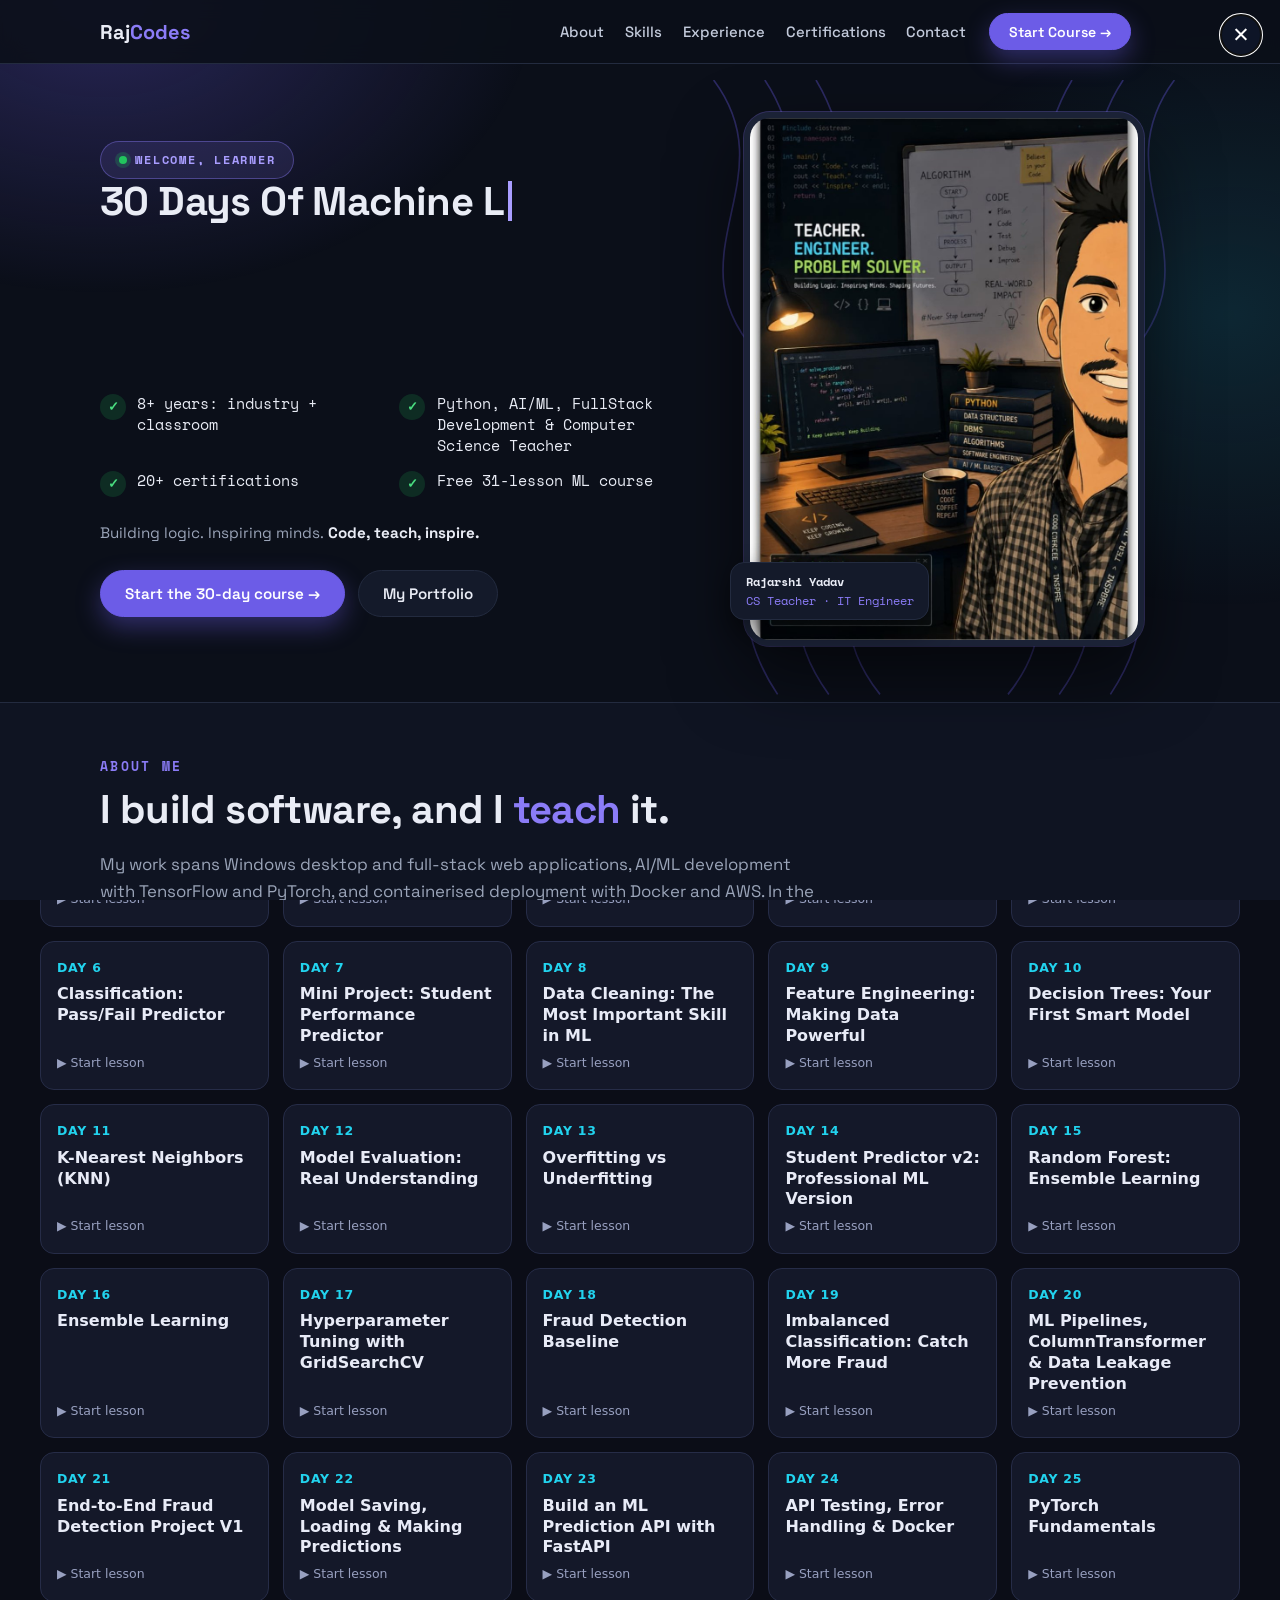
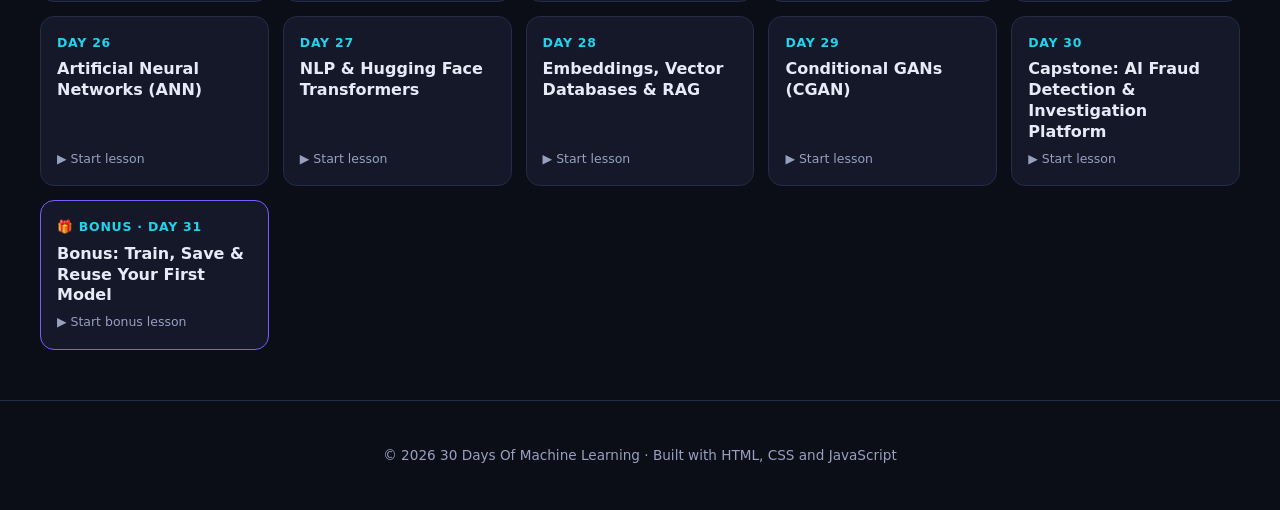
<file: index.html>
<!DOCTYPE html>
<html lang="en">
<head>
  <meta charset="UTF-8">
  <meta name="viewport" content="width=device-width, initial-scale=1, viewport-fit=cover">
  <title>30 Days Of Machine Learning</title>
  <meta name="description" content="A hands-on 30 day roadmap to learn Machine Learning with Python, NumPy, Pandas and scikit-learn.">
  <link rel="icon" href="favicon.ico" sizes="any">
  <link rel="icon" type="image/png" sizes="32x32" href="images/favicon-32.png">
  <link rel="icon" type="image/png" sizes="16x16" href="images/favicon-16.png">
  <link rel="apple-touch-icon" href="images/apple-touch-icon.png">
  <meta name="theme-color" content="#071635">
  <meta property="og:image" content="images/logo.png">
  <link rel="stylesheet" href="css/style.css">
  <style>
    #devIntro{position:fixed;inset:0;z-index:10000;display:none;background:rgba(5,8,15,.82);backdrop-filter:blur(6px);-webkit-backdrop-filter:blur(6px)}
    #devIntro.open{display:block}
    #devIntro iframe{position:absolute;inset:0;width:100%;height:100%;border:0;background:#0b0f19}
    #devClose{position:absolute;top:14px;right:18px;z-index:2;width:42px;height:42px;border-radius:50%;border:1px solid rgba(148,163,184,.35);background:rgba(15,23,42,.9);color:#fff;font-size:1.3rem;cursor:pointer}
    #devClose:hover{border-color:#22d3ee}
    body.dev-open{overflow:hidden}
    .brand{display:flex;align-items:center}
    .brand-logo{height:48px;width:auto;display:block;object-fit:contain}
    @media(max-width:600px){.brand-logo{height:40px}}
    .reset-btn{display:block;margin:.9rem auto 0;padding:.45rem 1rem;font-size:.82rem;cursor:pointer}
  </style>
</head>
<body>
  <header class="topbar">
    <a class="brand" href="#/" aria-label="30 Days Of ML - Home"><img class="brand-logo" src="images/logo.jpg" alt="30 Days Of ML" width="592" height="365"></a>
    <div class="topbar-right">
      <span class="pill" id="topProgress">0 / 30 days</span>
      <button class="icon-btn" id="devBtn" aria-label="About the developer" title="About the developer">👤</button>
      <button class="icon-btn" id="themeBtn" aria-label="Toggle theme">🌓</button>
    </div>
  </header>

  <main>
    <!-- HOME -->
    <section id="home">
      <div class="hero">
        <p class="eyebrow">Hands-on · Beginner friendly · Python</p>
        <h1>30 Days Of <span class="grad">Machine Learning</span></h1>
        <p class="lead">Learn ML by doing. One focused lesson a day: setup, data, models, evaluation and real projects. Think like an ML engineer, not just a coder.</p>
        <div class="hero-actions">
          <a class="btn primary" href="#/day/1">Start Day 1 →</a>
          <a class="btn" href="#roadmap">View Roadmap</a>
        </div>
        <div class="progress-wrap" aria-label="Overall progress">
          <div class="progress"><i id="heroBar"></i></div>
          <small id="heroText">0% complete</small>
          <button type="button" class="btn reset-btn" id="resetBtn" title="Clear all checklist progress on this device">↻ Reset progress</button>
        </div>
      </div>

      <div class="stats">
        <div><b>30</b><span>Days</span></div>
        <div><b>Python</b><span>Only tool needed</span></div>
        <div><b>Daily</b><span>Checklist + Quiz</span></div>
        <div><b>Free</b><span>Self paced</span></div>
      </div>

      <h2 id="roadmap" class="section-title">Roadmap</h2>
      <div class="grid" id="roadmapGrid"></div>
    </section>

    <!-- LESSON -->
    <section id="lesson" hidden></section>
  </main>

  <footer class="footer">
    <p>© <span id="year"></span> 30 Days Of Machine Learning · Built with HTML, CSS and JavaScript</p>
  </footer>

  <div id="devIntro" role="dialog" aria-modal="true" aria-label="About the developer">
    <button id="devClose" type="button" aria-label="Close and continue to the course">✕</button>
    <iframe id="devFrame" title="Developer portfolio"></iframe>
  </div>

  <script src="js/course-data.js"></script>
  <script src="js/script.js"></script>
  <script>
    /* Developer portfolio popup: shows on every page load/refresh before the course; reopen with the 👤 button */
    (function () {
      var box = document.getElementById("devIntro"), frame = document.getElementById("devFrame");
      function open() {
        if (!frame.getAttribute("src")) frame.setAttribute("src", "profile.html");
        box.classList.add("open"); document.body.classList.add("dev-open");
        document.getElementById("devClose").focus();
      }
      function close() {
        box.classList.remove("open"); document.body.classList.remove("dev-open");
      }
      document.getElementById("devClose").addEventListener("click", close);
      document.getElementById("devBtn").addEventListener("click", open);
      document.addEventListener("keydown", function (e) { if (e.key === "Escape" && box.classList.contains("open")) close(); });
      window.addEventListener("message", function (e) {
        if (e.data && e.data.type === "enter-course" && e.source === frame.contentWindow) close();
      });
      open();
    })();
  </script>
</body>
</html>
</file>
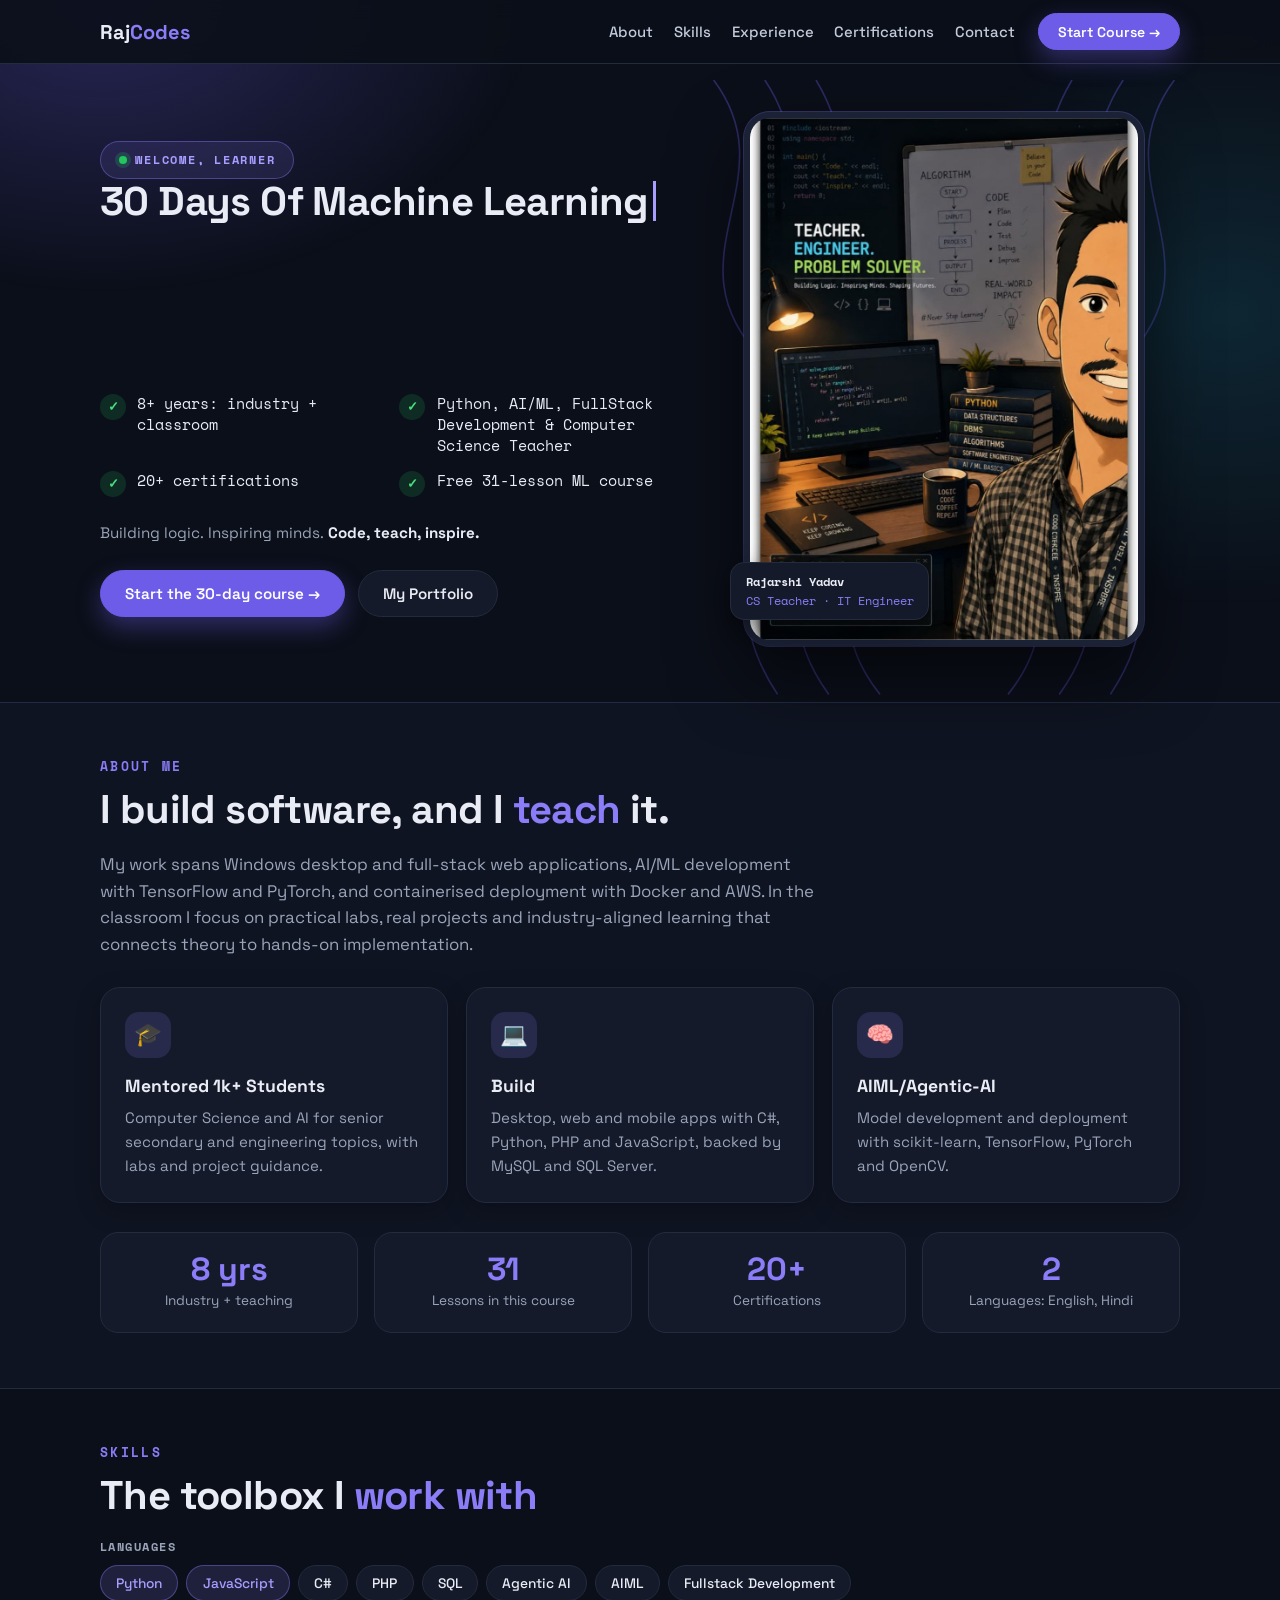
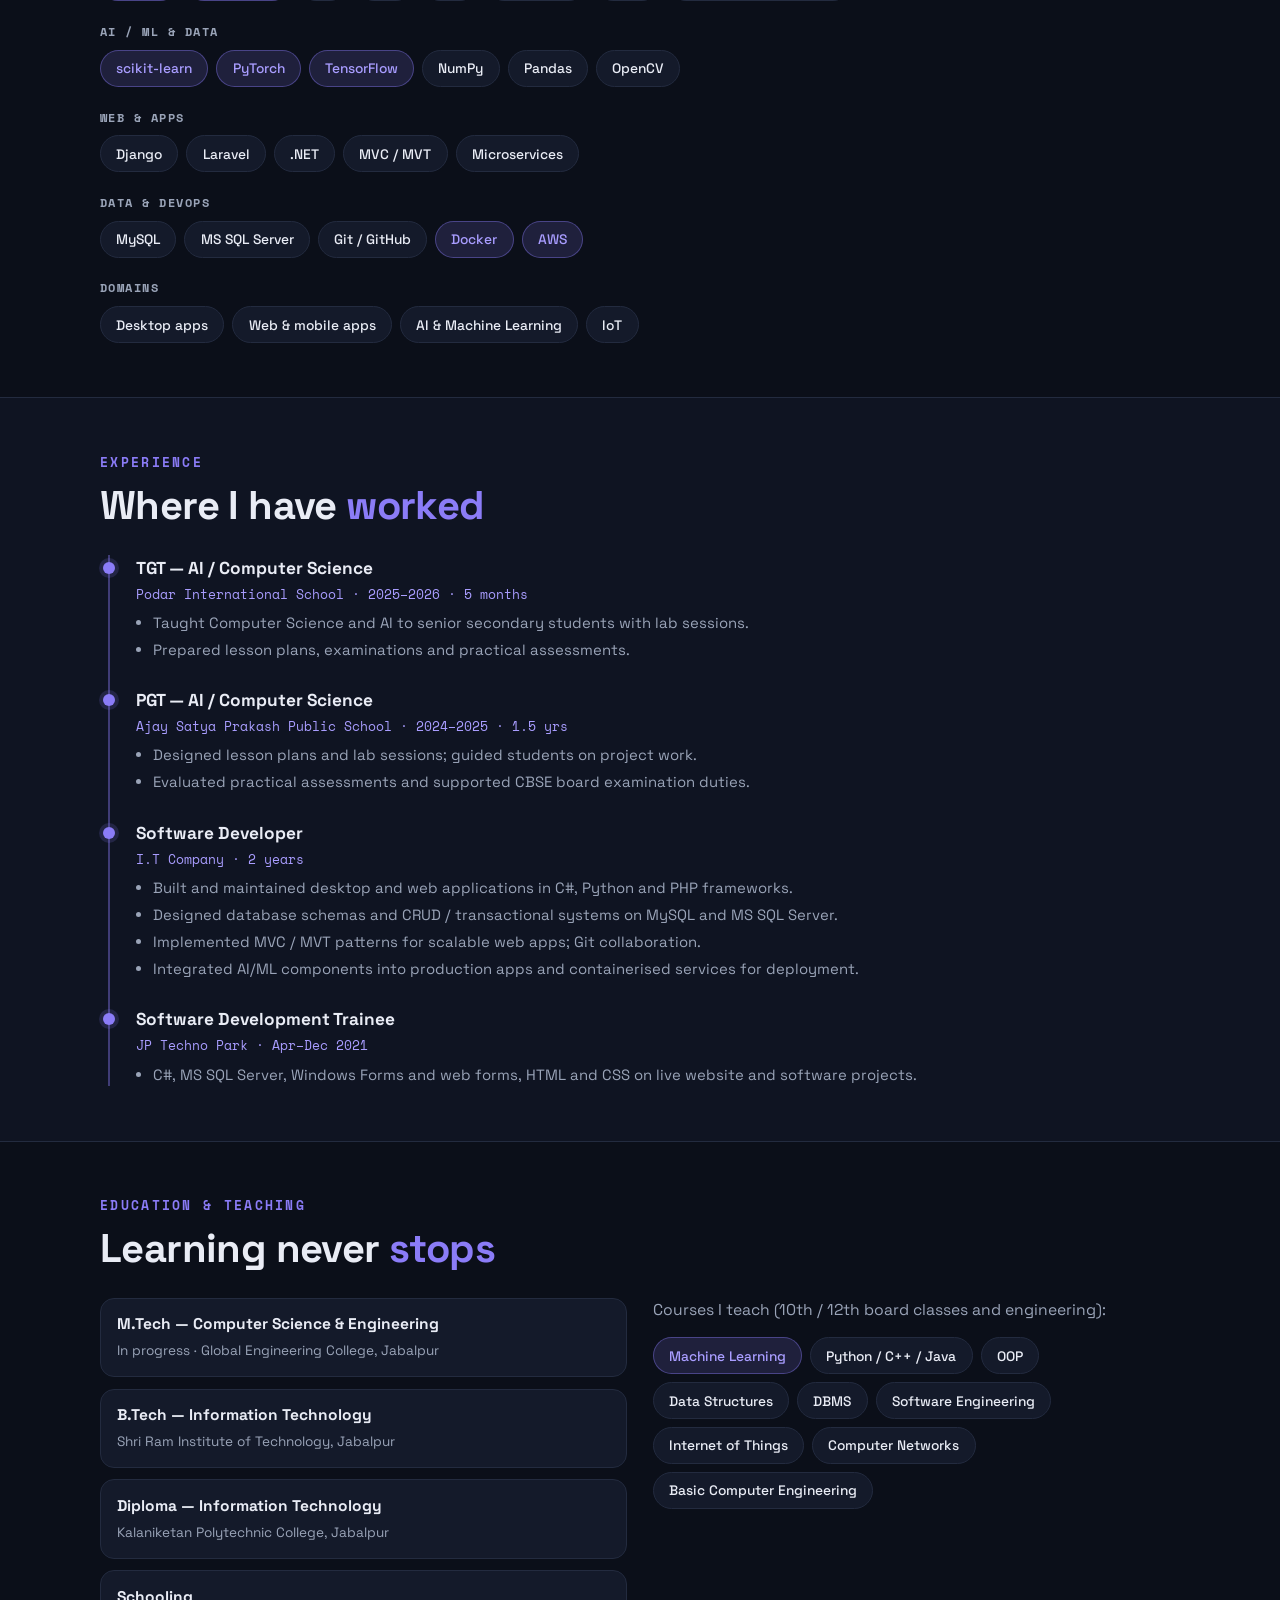
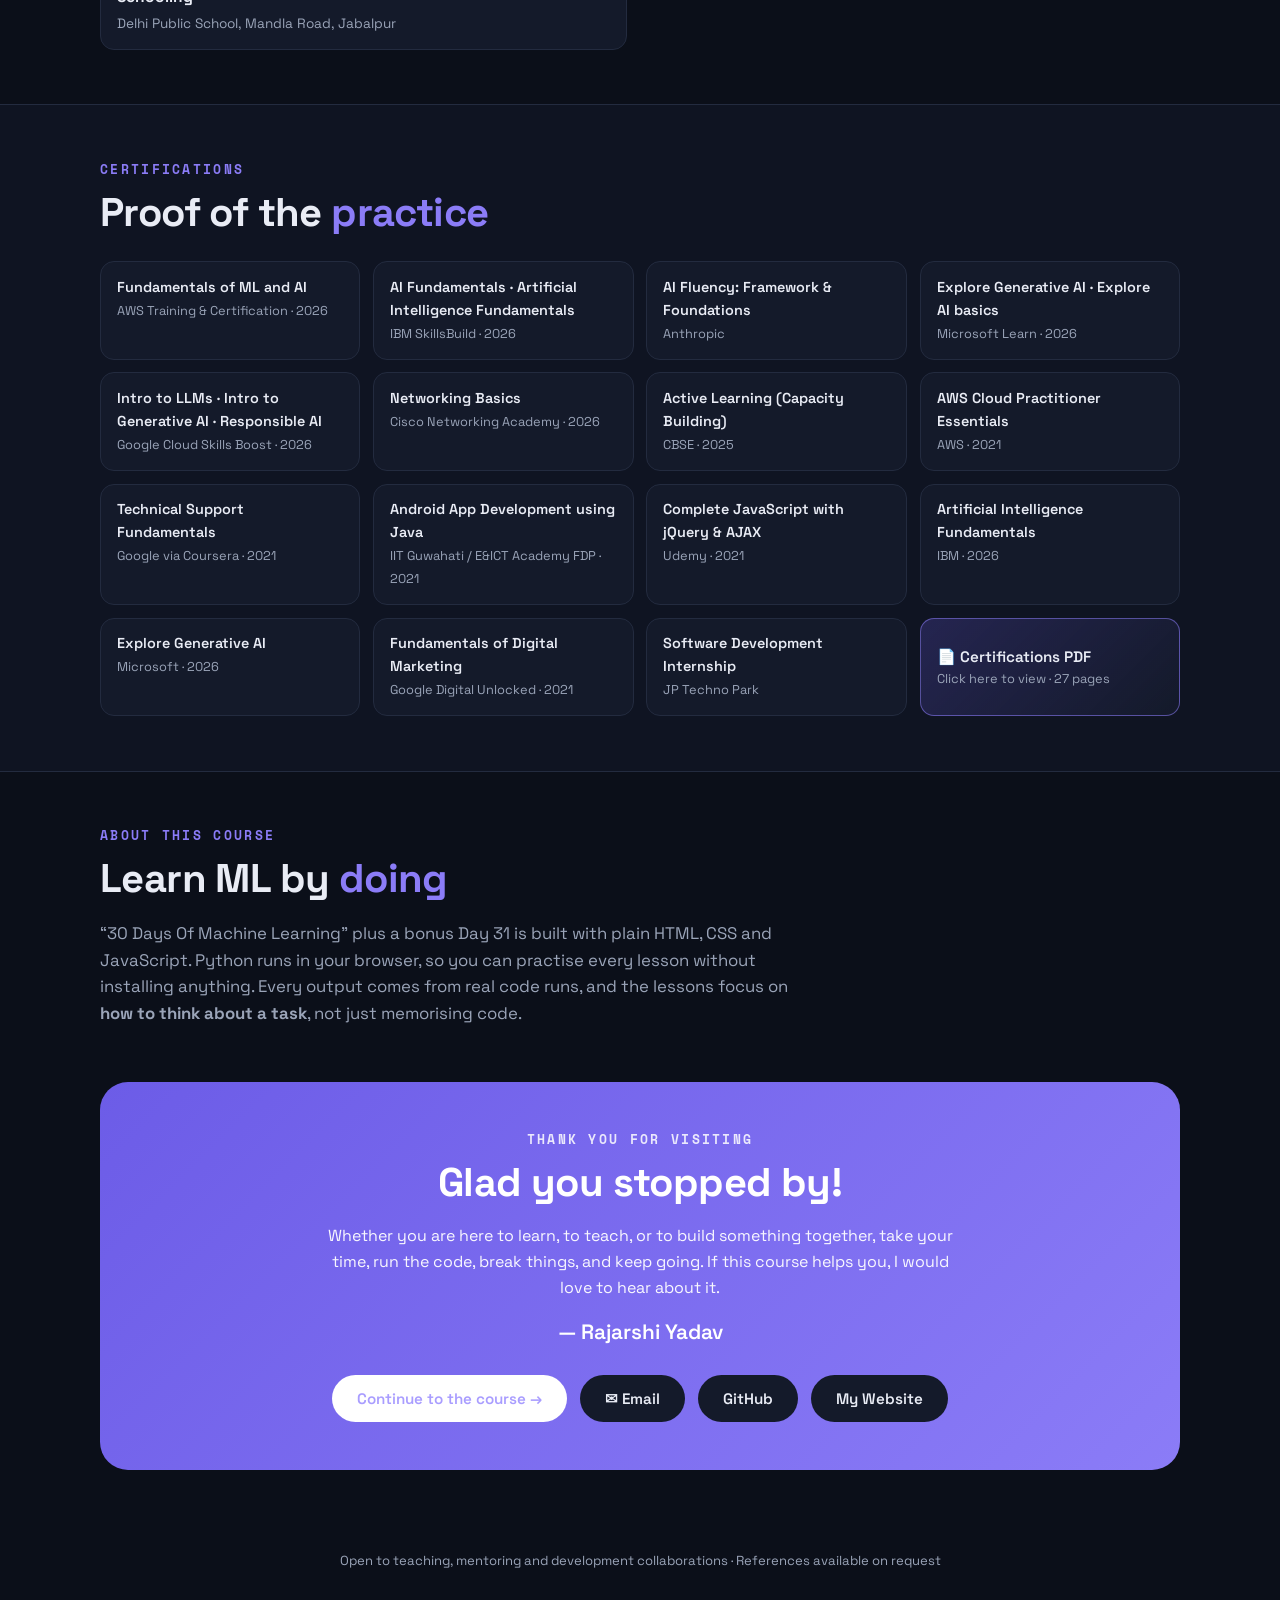
<file: profile.html>
<!DOCTYPE html>
<html lang="en">
<head>
<meta charset="UTF-8" />
<meta name="viewport" content="width=device-width, initial-scale=1.0, viewport-fit=cover" />
<meta name="color-scheme" content="dark" />
<base target="_top" />
<title>Rajarshi Yadav — Developer Portfolio</title>
<link rel="icon" href="favicon.ico" sizes="any" />
<link rel="icon" type="image/png" sizes="32x32" href="images/favicon-32.png" />
<link rel="apple-touch-icon" href="images/apple-touch-icon.png" />
<link rel="preconnect" href="https://fonts.googleapis.com" />
<link rel="preconnect" href="https://fonts.gstatic.com" crossorigin />
<link href="https://fonts.googleapis.com/css2?family=Space+Grotesk:wght@400;500;600;700&family=Space+Mono:wght@400;700&display=swap" rel="stylesheet" />
<style>
:root{color-scheme:dark;--bg:#0b0f19;--card:#141a2a;--ink:#e9ecf5;--mut:#9aa4b8;--pur:#8b7cf7;--pur2:#a99dff;--btn:#6c5ce7;--soft:rgba(139,124,247,.16);--cream:#0f1422;--line:#232b3f;--ok:#4ade80;--okbg:rgba(34,197,94,.16)}
*{box-sizing:border-box;margin:0;padding:0}
html{scroll-behavior:smooth}
body{font-family:'Space Grotesk',system-ui,-apple-system,'Segoe UI',sans-serif;color:var(--ink);background:var(--bg);line-height:1.6;overflow-x:hidden}
body::before{content:"";position:fixed;inset:0;z-index:-1;pointer-events:none;background:radial-gradient(620px 420px at 8% 0%,rgba(108,92,231,.30),transparent 70%),radial-gradient(520px 420px at 96% 35%,rgba(34,211,238,.12),transparent 70%)}
.mono{font-family:'Space Mono',ui-monospace,Consolas,monospace}
a{color:inherit}
/* nav */
.nav{position:sticky;top:0;z-index:20;background:rgba(11,15,25,.88);backdrop-filter:blur(10px);-webkit-backdrop-filter:blur(10px);border-bottom:1px solid var(--line)}
.nav-in{max-width:1120px;margin:0 auto;padding:.8rem 1.25rem;display:flex;align-items:center;gap:1.4rem}
.logo{font-weight:700;font-size:1.25rem;text-decoration:none;white-space:nowrap}
.logo b{color:var(--pur)}
.links{display:flex;gap:1.3rem;margin-left:auto;font-size:.93rem;font-weight:500}
.links a{text-decoration:none;color:#c3cadb}
.links a:hover{color:var(--pur)}
.embedded .nav-in{padding-right:4.3rem}
.btn{display:inline-flex;align-items:center;justify-content:center;gap:.55rem;padding:.8rem 1.5rem;border-radius:999px;font:600 .95rem 'Space Grotesk',sans-serif;text-decoration:none;cursor:pointer;border:1px solid var(--line);background:var(--card);color:var(--ink);transition:transform .2s,box-shadow .2s,border-color .2s}
.btn:hover{transform:translateY(-2px);border-color:var(--pur)}
.btn.pri{background:var(--btn);border-color:var(--btn);color:#fff;box-shadow:0 10px 24px rgba(108,92,231,.38)}
.btn.pri:hover{background:#7d6df0}
.btn.sm{padding:.55rem 1.2rem;font-size:.88rem}
/* hero */
.hero{max-width:1120px;margin:0 auto;padding:3rem 1.25rem 3.5rem;display:grid;grid-template-columns:1.1fr .9fr;gap:2rem;align-items:center}
.pill{display:inline-flex;align-items:center;gap:.55rem;padding:.55rem 1.1rem;border-radius:999px;border:1px solid rgba(139,124,247,.4);background:rgba(139,124,247,.12);font:700 .78rem 'Space Mono',monospace;letter-spacing:.14em;text-transform:uppercase;color:var(--pur2)}
.dot{width:8px;height:8px;border-radius:50%;background:#22c55e;box-shadow:0 0 0 4px rgba(34,197,94,.2)}
h1{font-size:clamp(2.4rem,6vw,4.1rem);line-height:1.08;font-weight:700;margin:1.3rem 0 .5rem;letter-spacing:-.02em}
h1 em{font-style:normal;background:var(--btn);color:#fff;padding:0 .3em;border-radius:.2em;white-space:nowrap}
.sub{font-size:clamp(1.3rem,3vw,2rem);font-weight:600;color:#cbd3e6;line-height:1.25;margin-bottom:1.6rem}
.checks{display:grid;grid-template-columns:1fr 1fr;gap:.9rem 1.4rem;margin-bottom:1.5rem}
.checks div{display:flex;gap:.7rem;align-items:flex-start;font:400 .92rem/1.4 'Space Mono',monospace}
.tick{flex:none;width:26px;height:26px;border-radius:50%;background:var(--okbg);color:var(--ok);display:grid;place-items:center;font-size:.8rem;font-weight:700}
.trust{color:var(--mut);font-size:.95rem;margin-bottom:1.6rem}
.trust b{color:var(--ink)}
.cta{display:flex;flex-wrap:wrap;gap:.8rem}
.photo{position:relative;justify-self:center;width:100%;max-width:400px}
.waves{position:absolute;inset:-6% -14% -6% -14%;z-index:0;pointer-events:none}
.frame{position:relative;z-index:1;border-radius:26px;overflow:hidden;box-shadow:0 30px 70px rgba(0,0,0,.55),0 0 0 1px rgba(139,124,247,.35);border:6px solid #1b2236;background:#0f1520;aspect-ratio:3/4}
.frame img{width:100%;height:100%;object-fit:cover;display:block}
.tag{position:absolute;z-index:2;left:-14px;bottom:26px;background:var(--card);border:1px solid var(--line);border-radius:14px;padding:.55rem .9rem;box-shadow:0 12px 28px rgba(0,0,0,.45);font:700 .78rem 'Space Mono',monospace}
.tag span{display:block;color:var(--pur);font-weight:400}
/* sections */
.band{background:var(--cream);border-top:1px solid var(--line);border-bottom:1px solid var(--line)}
.sec{max-width:1120px;margin:0 auto;padding:3.4rem 1.25rem}
.eyebrow{font:700 .8rem 'Space Mono',monospace;letter-spacing:.18em;text-transform:uppercase;color:var(--pur);margin-bottom:.7rem}
h2{font-size:clamp(1.7rem,4vw,2.5rem);line-height:1.15;letter-spacing:-.015em;margin-bottom:1.1rem}
h2 em{font-style:normal;color:var(--pur)}
.lead{color:var(--mut);max-width:720px;font-size:1.05rem}
.cards{display:grid;grid-template-columns:repeat(auto-fit,minmax(250px,1fr));gap:1.1rem;margin-top:1.8rem}
.card{background:var(--card);border:1px solid var(--line);border-radius:20px;padding:1.5rem;box-shadow:0 8px 24px rgba(0,0,0,.25)}
.card .ic{width:46px;height:46px;border-radius:14px;background:var(--soft);display:grid;place-items:center;font-size:1.4rem;margin-bottom:.9rem}
.card h3{font-size:1.1rem;margin-bottom:.35rem}
.card p{color:var(--mut);font-size:.94rem}
.stats{display:grid;grid-template-columns:repeat(auto-fit,minmax(170px,1fr));gap:1rem;margin-top:1.8rem}
.stat{background:var(--card);border:1px solid var(--line);border-radius:18px;padding:1.2rem;text-align:center}
.stat b{display:block;font-size:2rem;color:var(--pur);line-height:1.1}
.stat span{color:var(--mut);font-size:.85rem}
.sg+.sg{margin-top:1.3rem}
.sg h3{font:700 .78rem 'Space Mono',monospace;letter-spacing:.12em;text-transform:uppercase;color:var(--mut);margin-bottom:.55rem}
.chips{display:flex;flex-wrap:wrap;gap:.5rem}
.chip{padding:.4rem .95rem;border-radius:999px;font-size:.86rem;font-weight:500;background:var(--card);border:1px solid var(--line)}
.chip.p{background:var(--soft);border-color:rgba(139,124,247,.4);color:var(--pur2)}
.tl{border-left:2px solid rgba(139,124,247,.4);margin-left:.5rem;padding-left:1.6rem;margin-top:1.6rem}
.it{position:relative;padding-bottom:1.6rem}
.it:last-child{padding-bottom:0}
.it::before{content:"";position:absolute;left:calc(-1.6rem - 7px);top:.45rem;width:12px;height:12px;border-radius:50%;background:var(--pur);box-shadow:0 0 0 4px var(--soft)}
.it h3{font-size:1.08rem}
.it .m{font:400 .8rem 'Space Mono',monospace;color:var(--pur2);margin:.15rem 0 .45rem}
.it ul{padding-left:1.1rem;color:var(--mut);font-size:.93rem}
.it li+li{margin-top:.2rem}
.two{display:grid;grid-template-columns:repeat(auto-fit,minmax(300px,1fr));gap:1.6rem;margin-top:1.6rem}
.edu div{background:var(--card);border:1px solid var(--line);border-radius:14px;padding:.85rem 1rem}
.edu div+div{margin-top:.7rem}
.edu b{display:block;font-size:.97rem}.edu span{color:var(--mut);font-size:.85rem}
.certs{display:grid;grid-template-columns:repeat(auto-fit,minmax(240px,1fr));gap:.8rem;margin-top:1.6rem}
.cert{background:var(--card);border:1px solid var(--line);border-radius:14px;padding:.85rem 1rem;font-size:.9rem}
.cert b{display:block;font-weight:600}.cert span{color:var(--mut);font-size:.8rem}
.thx{text-align:center;background:linear-gradient(135deg,#6c5ce7,#8b7cf7);color:#fff;border-radius:28px;padding:3rem 1.5rem;margin:0 auto;max-width:1120px}
.thx h2{color:#fff}.thx p{max-width:640px;margin:0 auto;opacity:.95}
.thx .sg2{font-size:1.3rem;margin-top:1rem;font-weight:600}
.thx .cta{justify-content:center;margin-top:1.6rem}
.thx .btn{border-color:transparent}
.thx .btn.pri{background:#fff;color:var(--pur2);box-shadow:none}
.foot{text-align:center;color:var(--mut);font-size:.82rem;padding:1.6rem 1rem 2.2rem}
@media(max-width:820px){.hero{grid-template-columns:1fr}.photo{order:-1;max-width:320px}.links{display:none}.nav-in{justify-content:space-between}.checks{grid-template-columns:1fr}.tag{left:8px}}
@media(prefers-reduced-motion:reduce){html{scroll-behavior:auto}.btn{transition:none}}
.caret{display:inline-block;width:.09em;height:1em;margin-left:.1em;background:var(--pur2);vertical-align:-.14em;animation:blink 1s steps(1) infinite}
@keyframes blink{50%{opacity:0}}
.cert-pdf{cursor:pointer;text-align:left;font:inherit;color:inherit;border-color:rgba(139,124,247,.55);background:linear-gradient(135deg,rgba(108,92,231,.24),var(--card));transition:transform .2s,border-color .2s,box-shadow .2s}
.cert-pdf:hover{transform:translateY(-2px);border-color:var(--pur);box-shadow:0 10px 26px rgba(108,92,231,.3)}
.cert-pdf b{font-size:.95rem}.cert-pdf span{display:block}
.pdf-modal{position:fixed;inset:0;z-index:100;display:none;flex-direction:column;background:rgba(5,8,15,.96)}
.pdf-modal:not([hidden]){display:flex}
.pdf-head{display:flex;flex-wrap:wrap;align-items:center;gap:.6rem 1rem;padding:.7rem 1.25rem;border-bottom:1px solid var(--line);background:#0f1422}
.embedded .pdf-head{padding-right:4.3rem}
.pdf-head b{font-size:1rem;margin-right:auto}
.pdf-actions{display:flex;flex-wrap:wrap;gap:.5rem}
#pdfFrame{flex:1;width:100%;border:0;background:#fff}
.pdf-note{color:var(--mut);font-size:.78rem;text-align:center;padding:.4rem 1rem;background:#0f1422}
body.pdf-open{overflow:hidden}
@media(prefers-reduced-motion:reduce){.caret{animation:none}.cert-pdf{transition:none}}
</style>
</head>
<body>
<nav class="nav"><div class="nav-in">
  <a class="logo" href="#top" target="_self">Raj<b>Codes</b></a>
  <div class="links">
    <a href="#about" target="_self">About</a><a href="#skills" target="_self">Skills</a><a href="#experience" target="_self">Experience</a><a href="#certs" target="_self">Certifications</a><a href="#contact" target="_self">Contact</a>
  </div>
  <a class="btn pri sm enter" href="index.html">Start Course →</a>
</div></nav>

<header class="hero" id="top">
  <div>
    <span class="pill"><i class="dot"></i>Welcome, learner</span>
    <h2 data-tw>30 Days Of Machine Learning with<em> Rajarshi </em></h2>
    <div class="sub" data-tw>Teacher. Engineer. Problem Solver.</div>
    <div class="checks">
      <div><span class="tick">✓</span>8+ years: industry + classroom</div>
      <div><span class="tick">✓</span>Python, AI/ML, FullStack Development &amp; Computer Science Teacher</div>
      <div><span class="tick">✓</span>20+ certifications</div>
      <div><span class="tick">✓</span>Free 31-lesson ML course</div>
    </div>
    <p class="trust">Building logic. Inspiring minds. <b>Code, teach, inspire.</b></p>
    <div class="cta">
      <a class="btn pri enter" href="index.html">Start the 30-day course →</a>
      <a class="btn" href="https://codewithrajarshi.vercel.app" target="_self">My Portfolio</a>
    </div>
  </div>
  <div class="photo">
    <svg class="waves" viewBox="0 0 400 480" fill="none" stroke="#6c5ce7" stroke-opacity=".35" stroke-width="1.3" aria-hidden="true">
      <path d="M20 0C80 80-20 140 60 220S-10 360 70 480"/><path d="M60 0C120 90 20 150 100 230S30 370 110 480"/><path d="M100 0C160 100 60 160 140 240S70 380 150 480"/>
      <path d="M380 0C320 80 420 140 340 220S410 360 330 480"/><path d="M340 0C280 90 380 150 300 230S370 370 290 480"/><path d="M300 0C240 100 340 160 260 240S330 380 250 480"/>
    </svg>
    <div class="frame"><img src="images/raj-profile.jpg" alt="Rajarshi Yadav, Computer Science teacher and IT engineer" /></div>
    <div class="tag">Rajarshi Yadav<span>CS Teacher · IT Engineer</span></div>
  </div>
</header>

<div class="band" id="about"><div class="sec">
  <div class="eyebrow">About me</div>
  <h2>I build software, and I <em>teach</em> it.</h2>
  <p class="lead">My work spans Windows desktop and full-stack web applications, AI/ML development with TensorFlow and PyTorch, and containerised deployment with Docker and AWS. In the classroom I focus on practical labs, real projects and industry-aligned learning that connects theory to hands-on implementation.</p>
  <div class="cards">
    <div class="card"><div class="ic">🎓</div><h3>Mentored 1k+ Students</h3><p>Computer Science and AI for senior secondary and engineering topics, with labs and project guidance.</p></div>
    <div class="card"><div class="ic">💻</div><h3>Build</h3><p>Desktop, web and mobile apps with C#, Python, PHP and JavaScript, backed by MySQL and SQL Server.</p></div>
    <div class="card"><div class="ic">🧠</div><h3>AIML/Agentic-AI</h3><p>Model development and deployment with scikit-learn, TensorFlow, PyTorch and OpenCV.</p></div>
  </div>
  <div class="stats">
    <div class="stat"><b>8 yrs</b><span>Industry + teaching</span></div>
    <div class="stat"><b>31</b><span>Lessons in this course</span></div>
    <div class="stat"><b>20+</b><span>Certifications</span></div>
    <div class="stat"><b>2</b><span>Languages: English, Hindi</span></div>
  </div>
</div></div>

<div class="sec" id="skills">
  <div class="eyebrow">Skills</div>
  <h2>The toolbox I <em>work with</em></h2>
  <div class="sg"><h3>Languages</h3><div class="chips"><span class="chip p">Python</span><span class="chip p">JavaScript</span><span class="chip">C#</span><span class="chip">PHP</span><span class="chip">SQL</span><span class="chip">Agentic AI</span><span class="chip">AIML</span><span class="chip">Fullstack Development</span></div></div>
  <div class="sg"><h3>AI / ML &amp; data</h3><div class="chips"><span class="chip p">scikit-learn</span><span class="chip p">PyTorch</span><span class="chip p">TensorFlow</span><span class="chip">NumPy</span><span class="chip">Pandas</span><span class="chip">OpenCV</span></div></div>
  <div class="sg"><h3>Web &amp; apps</h3><div class="chips"><span class="chip">Django</span><span class="chip">Laravel</span><span class="chip">.NET</span><span class="chip">MVC / MVT</span><span class="chip">Microservices</span></div></div>
  <div class="sg"><h3>Data &amp; DevOps</h3><div class="chips"><span class="chip">MySQL</span><span class="chip">MS SQL Server</span><span class="chip">Git / GitHub</span><span class="chip p">Docker</span><span class="chip p">AWS</span></div></div>
  <div class="sg"><h3>Domains</h3><div class="chips"><span class="chip">Desktop apps</span><span class="chip">Web &amp; mobile apps</span><span class="chip">AI &amp; Machine Learning</span><span class="chip">IoT</span></div></div>
</div>

<div class="band" id="experience"><div class="sec">
  <div class="eyebrow">Experience</div>
  <h2>Where I have <em>worked</em></h2>
  <div class="tl">
    <div class="it"><h3>TGT — AI / Computer Science</h3><div class="m">Podar International School · 2025–2026 · 5 months</div><ul><li>Taught Computer Science and AI to senior secondary students with lab sessions.</li><li>Prepared lesson plans, examinations and practical assessments.</li></ul></div>
    <div class="it"><h3>PGT — AI / Computer Science</h3><div class="m">Ajay Satya Prakash Public School · 2024–2025 · 1.5 yrs</div><ul><li>Designed lesson plans and lab sessions; guided students on project work.</li><li>Evaluated practical assessments and supported CBSE board examination duties.</li></ul></div>
    <div class="it"><h3>Software Developer</h3><div class="m">I.T Company · 2 years</div><ul><li>Built and maintained desktop and web applications in C#, Python and PHP frameworks.</li><li>Designed database schemas and CRUD / transactional systems on MySQL and MS SQL Server.</li><li>Implemented MVC / MVT patterns for scalable web apps; Git collaboration.</li><li>Integrated AI/ML components into production apps and containerised services for deployment.</li></ul></div>
    <div class="it"><h3>Software Development Trainee</h3><div class="m">JP Techno Park · Apr–Dec 2021</div><ul><li>C#, MS SQL Server, Windows Forms and web forms, HTML and CSS on live website and software projects.</li></ul></div>
  </div>
</div></div>

<div class="sec">
  <div class="eyebrow">Education &amp; teaching</div>
  <h2>Learning never <em>stops</em></h2>
  <div class="two">
    <div class="edu">
      <div><b>M.Tech — Computer Science &amp; Engineering</b><span>In progress · Global Engineering College, Jabalpur</span></div>
      <div><b>B.Tech — Information Technology</b><span>Shri Ram Institute of Technology, Jabalpur</span></div>
      <div><b>Diploma — Information Technology</b><span>Kalaniketan Polytechnic College, Jabalpur</span></div>
      <div><b>Schooling</b><span>Delhi Public School, Mandla Road, Jabalpur</span></div>
    </div>
    <div>
      <p class="lead" style="margin-bottom:.9rem;font-size:.98rem">Courses I teach (10th / 12th board classes and engineering):</p>
      <div class="chips"><span class="chip p">Machine Learning</span><span class="chip">Python / C++ / Java</span><span class="chip">OOP</span><span class="chip">Data Structures</span><span class="chip">DBMS</span><span class="chip">Software Engineering</span><span class="chip">Internet of Things</span><span class="chip">Computer Networks</span><span class="chip">Basic Computer Engineering</span></div>
    </div>
  </div>
</div>

<div class="band" id="certs"><div class="sec">
  <div class="eyebrow">Certifications</div>
  <h2>Proof of the <em>practice</em></h2>
  <div class="certs">
    <div class="cert"><b>Fundamentals of ML and AI</b><span>AWS Training &amp; Certification · 2026</span></div>
    <div class="cert"><b>AI Fundamentals · Artificial Intelligence Fundamentals</b><span>IBM SkillsBuild · 2026</span></div>
    <div class="cert"><b>AI Fluency: Framework &amp; Foundations</b><span>Anthropic</span></div>
    <div class="cert"><b>Explore Generative AI · Explore AI basics</b><span>Microsoft Learn · 2026</span></div>
    <div class="cert"><b>Intro to LLMs · Intro to Generative AI · Responsible AI</b><span>Google Cloud Skills Boost · 2026</span></div>
    <div class="cert"><b>Networking Basics</b><span>Cisco Networking Academy · 2026</span></div>
    <div class="cert"><b>Active Learning (Capacity Building)</b><span>CBSE · 2025</span></div>
    <div class="cert"><b>AWS Cloud Practitioner Essentials</b><span>AWS · 2021</span></div>
    <div class="cert"><b>Technical Support Fundamentals</b><span>Google via Coursera · 2021</span></div>
    <div class="cert"><b>Android App Development using Java</b><span>IIT Guwahati / E&amp;ICT Academy FDP · 2021</span></div>
    <div class="cert"><b>Complete JavaScript with jQuery &amp; AJAX</b><span>Udemy · 2021</span></div>
    <div class="cert"><b>Artificial Intelligence Fundamentals</b><span>IBM · 2026</span></div>
    <div class="cert"><b>Explore Generative AI</b><span>Microsoft · 2026</span></div>
    <div class="cert"><b>Fundamentals of Digital Marketing</b><span>Google Digital Unlocked · 2021</span></div>
    <div class="cert"><b>Software Development Internship</b><span>JP Techno Park</span></div>
    <button type="button" class="cert cert-pdf" id="pdfOpen" aria-haspopup="dialog"><b>📄 Certifications PDF</b><span>Click here to view · 27 pages</span></button>
  </div>
</div></div>

<div class="sec">
  <div class="eyebrow">About this course</div>
  <h2>Learn ML by <em>doing</em></h2>
  <p class="lead">“30 Days Of Machine Learning” plus a bonus Day 31 is built with plain HTML, CSS and JavaScript. Python runs in your browser, so you can practise every lesson without installing anything. Every output comes from real code runs, and the lessons focus on <b>how to think about a task</b>, not just memorising code.</p>
</div>

<section class="sec" id="contact" style="padding-top:0">
  <div class="thx">
    <div class="eyebrow" style="color:#fff;opacity:.85">Thank you for visiting</div>
    <h2>Glad you stopped by! </h2>
    <p>Whether you are here to learn, to teach, or to build something together, take your time, run the code, break things, and keep going. If this course helps you, I would love to hear about it.</p>
    <div class="sg2">— Rajarshi Yadav</div>
    <div class="cta">
      <a class="btn pri enter" href="index.html">Continue to the course →</a>
      <a class="btn" href="mailto:rajarshiyadav1@gmail.com">✉ Email</a>
      <a class="btn" href="https://github.com/RajCodes1996" target="_blank" rel="noopener">GitHub</a>
      <a class="btn" href="https://codewithrajarshi.vercel.app" target="_blank" rel="noopener">My Website</a>
    </div>
  </div>
</section>
<p class="foot">Open to teaching, mentoring and development collaborations · References available on request</p>

<div class="pdf-modal" id="pdfModal" role="dialog" aria-modal="true" aria-label="Certifications PDF" hidden>
  <div class="pdf-head">
    <b>Certifications PDF</b>
    <span class="pdf-actions">
      <a class="btn sm" href="docs/Rajarshi_Yadav_Certifications.pdf" target="_blank" rel="noopener">Open in new tab ↗</a>
      <a class="btn sm" href="docs/Rajarshi_Yadav_Certifications.pdf" download>⬇ Download</a>
      <button class="btn sm" id="pdfClose" type="button">✕ Close</button>
    </span>
  </div>
  <iframe id="pdfFrame" title="Certifications PDF"></iframe>
  <p class="pdf-note">If the PDF does not show on your device, use “Open in new tab” or “Download”.</p>
</div>

<script>
(function () {
  var embedded = window.parent !== window;
  if (embedded) document.documentElement.classList.add("embedded");
  document.querySelectorAll(".enter").forEach(function (a) {
    a.addEventListener("click", function (e) {
      if (!embedded) return;               // standalone: the link goes to index.html
      e.preventDefault();
      window.parent.postMessage({ type: "enter-course" }, "*");
    });
  });

  /* Typewriter: types every [data-tw] element in order, keeping its markup. Add data-tw to any element to animate it. */
  (function () {
    var els = Array.prototype.slice.call(document.querySelectorAll("[data-tw]"));
    if (!els.length) return;
    if (window.matchMedia && window.matchMedia("(prefers-reduced-motion: reduce)").matches) return;   // show full text
    var caret = document.createElement("span"); caret.className = "caret"; caret.setAttribute("aria-hidden", "true");
    var jobs = els.map(function (el) {
      el.style.minHeight = el.getBoundingClientRect().height + "px";          // no layout jump while typing
      el.setAttribute("aria-label", el.textContent.replace(/\s+/g, " ").trim());
      var parts = [], walker = document.createTreeWalker(el, NodeFilter.SHOW_TEXT, null), n;
      while ((n = walker.nextNode())) { parts.push({ node: n, text: n.nodeValue }); n.nodeValue = ""; }
      return { el: el, parts: parts };
    });
    function typeJob(k) {
      if (k >= jobs.length) { setTimeout(function () { caret.remove(); }, 5000); return; }
      var job = jobs[k], p = 0, c = 0;
      job.el.appendChild(caret);
      (function step() {
        if (p >= job.parts.length) { setTimeout(function () { typeJob(k + 1); }, 250); return; }
        var part = job.parts[p];
        part.node.nodeValue = part.text.slice(0, ++c);
        if (c >= part.text.length) { p++; c = 0; }
        setTimeout(step, 38 + Math.random() * 40);
      })();
    }
    (document.fonts && document.fonts.ready ? document.fonts.ready : Promise.resolve()).then(function () { setTimeout(function () { typeJob(0); }, 350); });
  })();

  /* Certifications PDF viewer (lazy-loaded when opened) */
  (function () {
    var open = document.getElementById("pdfOpen"), modal = document.getElementById("pdfModal"),
        frame = document.getElementById("pdfFrame"), closeBtn = document.getElementById("pdfClose");
    if (!open || !modal) return;
    function show() {
      /* Most phone browsers cannot render a PDF inside a page: open it in the device's own viewer instead */
      if (navigator.pdfViewerEnabled === false) { window.open("docs/Rajarshi_Yadav_Certifications.pdf", "_blank", "noopener"); return; }
      if (!frame.getAttribute("src")) frame.setAttribute("src", "docs/Rajarshi_Yadav_Certifications.pdf#view=FitH");
      modal.hidden = false; document.body.classList.add("pdf-open"); closeBtn.focus();
    }
    function hide() { modal.hidden = true; document.body.classList.remove("pdf-open"); open.focus(); }
    open.addEventListener("click", show);
    closeBtn.addEventListener("click", hide);
    document.addEventListener("keydown", function (e) { if (e.key === "Escape" && !modal.hidden) hide(); });
  })();
})();
</script>
</body>
</html>
</file>
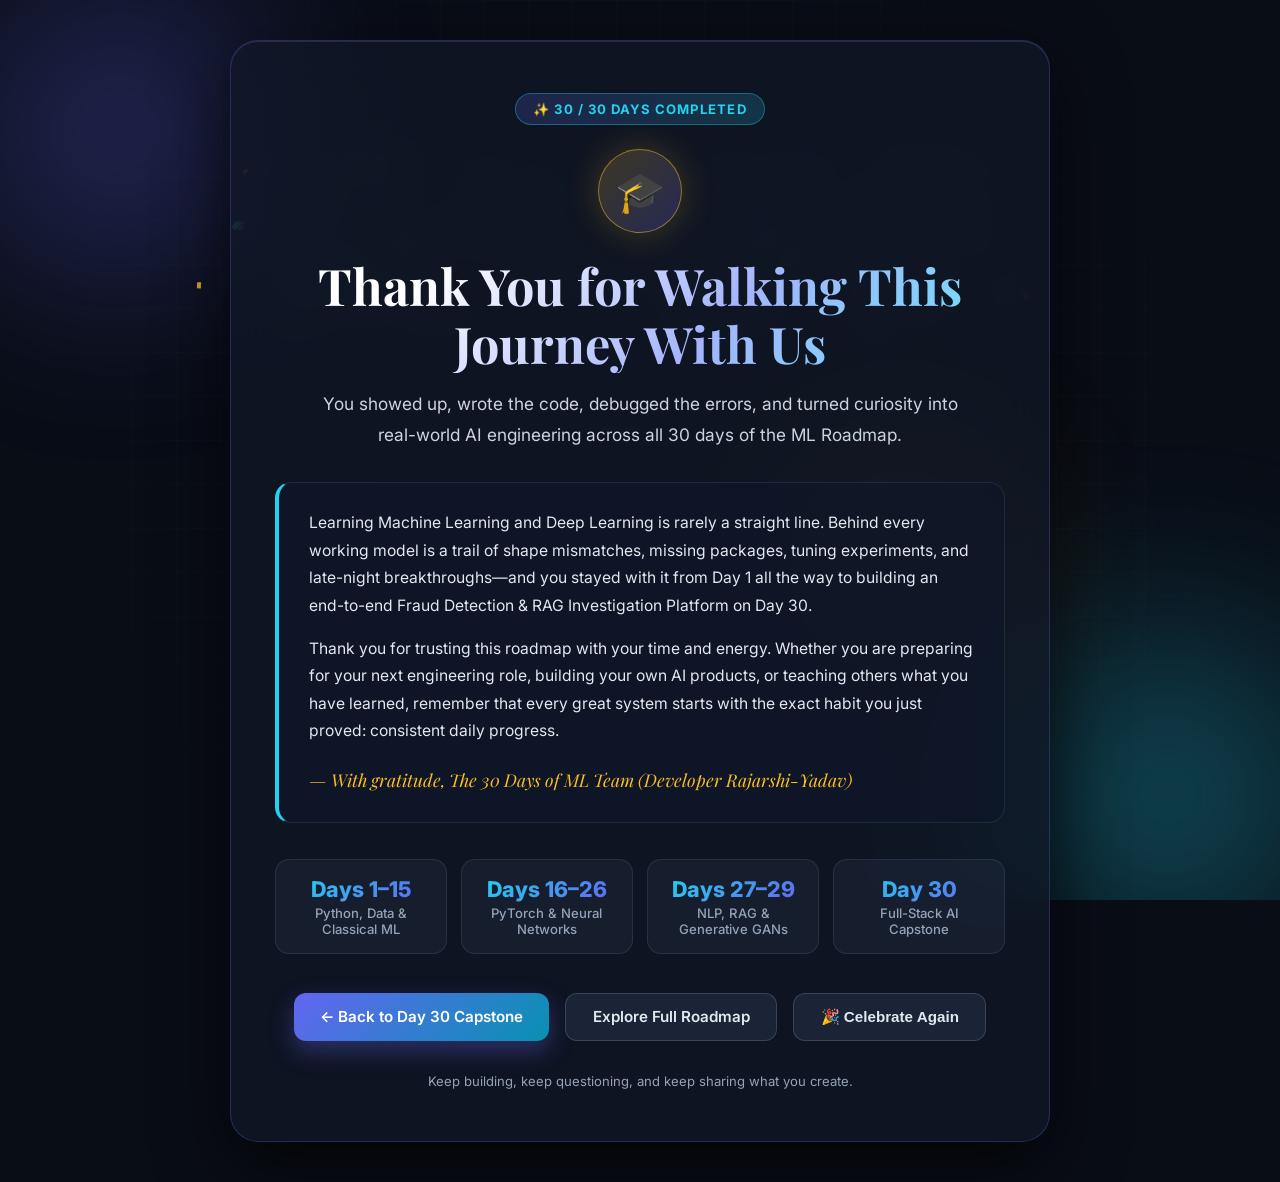
<file: thanks.html>
<!DOCTYPE html>
<html lang="en">
<head>
  <meta charset="UTF-8" />
  <base target="_top" />
  <meta name="viewport" content="width=device-width, initial-scale=1.0" />
  <title>Thank You — 30 Days of Machine Learning</title>
  <link rel="preconnect" href="https://fonts.googleapis.com" />
  <link rel="preconnect" href="https://fonts.gstatic.com" crossorigin />
  <link href="https://fonts.googleapis.com/css2?family=Inter:wght@400;500;600;700;800&family=Playfair+Display:ital,wght@0,700;1,600&display=swap" rel="stylesheet" />
  <style>
    :root {
      --bg-deep: #090d16;
      --bg-card: rgba(17, 24, 39, 0.72);
      --border-glow: rgba(99, 102, 241, 0.28);
      --text-primary: #f8fafc;
      --text-secondary: #94a3b8;
      --accent-indigo: #6366f1;
      --accent-cyan: #22d3ee;
      --accent-amber: #fbbf24;
      --accent-rose: #fb7185;
    }

    * {
      box-sizing: border-box;
      margin: 0;
      padding: 0;
    }

    body {
      min-height: 100vh;
      font-family: 'Inter', system-ui, -apple-system, sans-serif;
      background-color: var(--bg-deep);
      color: var(--text-primary);
      overflow-x: hidden;
      display: flex;
      align-items: center;
      justify-content: center;
      padding: 2.5rem 1.25rem;
      position: relative;
    }

    /* Animated Aurora Background Orbs */
    .aurora {
      position: fixed;
      inset: 0;
      z-index: 0;
      pointer-events: none;
      overflow: hidden;
    }

    .orb {
      position: absolute;
      border-radius: 50%;
      filter: blur(90px);
      opacity: 0.42;
      animation: drift 16s ease-in-out infinite alternate;
    }

    .orb-1 {
      width: 440px;
      height: 440px;
      background: radial-gradient(circle, var(--accent-indigo), transparent 70%);
      top: -10%;
      left: -8%;
    }

    .orb-2 {
      width: 480px;
      height: 480px;
      background: radial-gradient(circle, var(--accent-cyan), transparent 70%);
      bottom: -15%;
      right: -10%;
      animation-delay: -5s;
    }

    .orb-3 {
      width: 320px;
      height: 320px;
      background: radial-gradient(circle, var(--accent-amber), transparent 70%);
      top: 45%;
      left: 58%;
      opacity: 0.22;
      animation-delay: -9s;
    }

    @keyframes drift {
      0% { transform: translate(0, 0) scale(1); }
      100% { transform: translate(40px, -35px) scale(1.12); }
    }

    /* Subtle Neural Grid Overlay */
    .grid-overlay {
      position: fixed;
      inset: 0;
      z-index: 0;
      pointer-events: none;
      background-image:
        linear-gradient(rgba(148, 163, 184, 0.04) 1px, transparent 1px),
        linear-gradient(90deg, rgba(148, 163, 184, 0.04) 1px, transparent 1px);
      background-size: 44px 44px;
      mask-image: radial-gradient(circle at center, black 40%, transparent 90%);
    }

    /* Confetti Canvas */
    #celebration-canvas {
      position: fixed;
      inset: 0;
      z-index: 1;
      pointer-events: none;
    }

    /* Main Glass Card */
    .card {
      position: relative;
      z-index: 2;
      max-width: 820px;
      width: 100%;
      background: var(--bg-card);
      backdrop-filter: blur(22px);
      -webkit-backdrop-filter: blur(22px);
      border: 1px solid var(--border-glow);
      border-radius: 28px;
      padding: 3.25rem 2.75rem;
      box-shadow:
        0 25px 70px rgba(0, 0, 0, 0.65),
        inset 0 1px 0 rgba(255, 255, 255, 0.1);
      text-align: center;
      animation: cardEntrance 0.9s cubic-bezier(0.16, 1, 0.3, 1) forwards;
    }

    @keyframes cardEntrance {
      from {
        opacity: 0;
        transform: translateY(28px) scale(0.97);
      }
      to {
        opacity: 1;
        transform: translateY(0) scale(1);
      }
    }

    .badge {
      display: inline-flex;
      align-items: center;
      gap: 0.5rem;
      padding: 0.45rem 1.1rem;
      border-radius: 999px;
      background: linear-gradient(135deg, rgba(99, 102, 241, 0.2), rgba(34, 211, 238, 0.18));
      border: 1px solid rgba(34, 211, 238, 0.35);
      color: var(--accent-cyan);
      font-size: 0.82rem;
      font-weight: 700;
      letter-spacing: 0.08em;
      text-transform: uppercase;
      margin-bottom: 1.5rem;
    }

    .trophy-ring {
      width: 84px;
      height: 84px;
      margin: 0 auto 1.5rem;
      border-radius: 50%;
      background: linear-gradient(135deg, rgba(251, 191, 36, 0.2), rgba(99, 102, 241, 0.25));
      border: 1.5px solid rgba(251, 191, 36, 0.5);
      display: grid;
      place-items: center;
      font-size: 2.5rem;
      box-shadow: 0 0 35px rgba(251, 191, 36, 0.22);
      animation: pulseGlow 3s ease-in-out infinite;
    }

    @keyframes pulseGlow {
      0%, 100% { transform: scale(1); box-shadow: 0 0 30px rgba(251, 191, 36, 0.2); }
      50% { transform: scale(1.05); box-shadow: 0 0 48px rgba(34, 211, 238, 0.35); }
    }

    h1 {
      font-family: 'Playfair Display', Georgia, serif;
      font-size: clamp(2.1rem, 4.5vw, 3.15rem);
      line-height: 1.15;
      font-weight: 700;
      margin-bottom: 1rem;
      background: linear-gradient(135deg, #ffffff 20%, #a5b4fc 60%, #67e8f9 100%);
      -webkit-background-clip: text;
      -webkit-text-fill-color: transparent;
    }

    .lead {
      font-size: 1.08rem;
      line-height: 1.75;
      color: #cbd5e1;
      max-width: 640px;
      margin: 0 auto 2rem;
    }

    /* Heartfelt Letter Box */
    .letter {
      text-align: left;
      background: rgba(15, 23, 42, 0.65);
      border: 1px solid rgba(148, 163, 184, 0.14);
      border-left: 4px solid var(--accent-cyan);
      border-radius: 16px;
      padding: 1.65rem 1.85rem;
      margin-bottom: 2.25rem;
      line-height: 1.75;
      color: #e2e8f0;
      font-size: 0.98rem;
    }

    .letter p + p {
      margin-top: 1rem;
    }

    .signature {
      margin-top: 1.25rem;
      font-family: 'Playfair Display', Georgia, serif;
      font-style: italic;
      font-size: 1.1rem;
      color: var(--accent-amber);
    }

    /* Milestone Pills */
    .milestones {
      display: grid;
      grid-template-columns: repeat(auto-fit, minmax(165px, 1fr));
      gap: 0.9rem;
      margin-bottom: 2.4rem;
    }

    .milestone {
      background: rgba(30, 41, 59, 0.55);
      border: 1px solid rgba(148, 163, 184, 0.14);
      border-radius: 14px;
      padding: 1rem 0.9rem;
      transition: transform 0.25s ease, border-color 0.25s ease;
    }

    .milestone:hover {
      transform: translateY(-4px);
      border-color: rgba(34, 211, 238, 0.45);
    }

    .milestone-num {
      font-size: 1.35rem;
      font-weight: 800;
      background: linear-gradient(135deg, var(--accent-cyan), var(--accent-indigo));
      -webkit-background-clip: text;
      -webkit-text-fill-color: transparent;
      margin-bottom: 0.2rem;
    }

    .milestone-label {
      font-size: 0.82rem;
      color: var(--text-secondary);
      font-weight: 500;
    }

    /* Action Buttons */
    .actions {
      display: flex;
      flex-wrap: wrap;
      justify-content: center;
      gap: 1rem;
    }

    .btn {
      display: inline-flex;
      align-items: center;
      gap: 0.55rem;
      padding: 0.85rem 1.65rem;
      border-radius: 12px;
      font-size: 0.95rem;
      font-weight: 600;
      text-decoration: none;
      cursor: pointer;
      border: none;
      transition: transform 0.2s ease, box-shadow 0.2s ease, background 0.2s ease;
    }

    .btn-primary {
      background: linear-gradient(135deg, var(--accent-indigo), #0891b2);
      color: #ffffff;
      box-shadow: 0 10px 25px rgba(99, 102, 241, 0.35);
    }

    .btn-primary:hover {
      transform: translateY(-2px);
      box-shadow: 0 14px 32px rgba(34, 211, 238, 0.4);
    }

    .btn-secondary {
      background: rgba(30, 41, 59, 0.85);
      color: #e2e8f0;
      border: 1px solid rgba(148, 163, 184, 0.25);
    }

    .btn-secondary:hover {
      transform: translateY(-2px);
      border-color: var(--accent-cyan);
      color: #ffffff;
    }

    footer {
      margin-top: 2rem;
      font-size: 0.82rem;
      color: var(--text-secondary);
    }

    @media (max-width: 600px) {
      .card {
        padding: 2.25rem 1.35rem;
        border-radius: 22px;
      }
      .letter {
        padding: 1.25rem;
      }
    }
  </style>
</head>
<body>
  <div class="aurora">
    <div class="orb orb-1"></div>
    <div class="orb orb-2"></div>
    <div class="orb orb-3"></div>
  </div>
  <div class="grid-overlay"></div>
  <canvas id="celebration-canvas"></canvas>

  <main class="card">
    <div class="badge">✨ 30 / 30 Days Completed</div>
    <div class="trophy-ring" aria-hidden="true">🎓</div>

    <h1>Thank You for Walking This Journey With Us</h1>
    <p class="lead">
      You showed up, wrote the code, debugged the errors, and turned curiosity into real-world AI engineering across all 30 days of the ML Roadmap.
    </p>

    <section class="letter" aria-label="Heartfelt thank you note">
      <p>
        Learning Machine Learning and Deep Learning is rarely a straight line. Behind every working model is a trail of shape mismatches, missing packages, tuning experiments, and late-night breakthroughs—and you stayed with it from Day 1 all the way to building an end-to-end Fraud Detection &amp; RAG Investigation Platform on Day 30.
      </p>
      <p>
        Thank you for trusting this roadmap with your time and energy. Whether you are preparing for your next engineering role, building your own AI products, or teaching others what you have learned, remember that every great system starts with the exact habit you just proved: consistent daily progress.
      </p>
      <div class="signature">— With gratitude, The 30 Days of ML Team (Developer Rajarshi-Yadav)</div>
    </section>

    <div class="milestones">
      <div class="milestone">
        <div class="milestone-num">Days 1–15</div>
        <div class="milestone-label">Python, Data &amp; Classical ML</div>
      </div>
      <div class="milestone">
        <div class="milestone-num">Days 16–26</div>
        <div class="milestone-label">PyTorch &amp; Neural Networks</div>
      </div>
      <div class="milestone">
        <div class="milestone-num">Days 27–29</div>
        <div class="milestone-label">NLP, RAG &amp; Generative GANs</div>
      </div>
      <div class="milestone">
        <div class="milestone-num">Day 30</div>
        <div class="milestone-label">Full-Stack AI Capstone</div>
      </div>
    </div>

    <div class="actions">
      <a href="index.html#/day/30" class="btn btn-primary">← Back to Day 30 Capstone</a>
      <a href="index.html" class="btn btn-secondary">Explore Full Roadmap</a>
      <button type="button" class="btn btn-secondary" id="celebrate-btn">🎉 Celebrate Again</button>
    </div>

    <footer>
      Keep building, keep questioning, and keep sharing what you create.
    </footer>
  </main>

  <script>
    const canvas = document.getElementById('celebration-canvas');
    const ctx = canvas.getContext('2d');
    let particles = [];
    const colors = ['#6366f1', '#22d3ee', '#fbbf24', '#fb7185', '#34d399', '#a78bfa'];

    function resize() {
      canvas.width = window.innerWidth;
      canvas.height = window.innerHeight;
    }
    window.addEventListener('resize', resize);
    resize();

    function spawnBurst(count = 95) {
      for (let i = 0; i < count; i++) {
        particles.push({
          x: canvas.width * (0.2 + Math.random() * 0.6),
          y: canvas.height * 0.35,
          vx: (Math.random() - 0.5) * 9,
          vy: (Math.random() - 1.15) * 9,
          size: 4 + Math.random() * 5,
          color: colors[Math.floor(Math.random() * colors.length)],
          alpha: 1,
          rotation: Math.random() * Math.PI * 2,
          vRot: (Math.random() - 0.5) * 0.15
        });
      }
    }

    function animate() {
      ctx.clearRect(0, 0, canvas.width, canvas.height);
      particles = particles.filter(p => p.alpha > 0.02 && p.y < canvas.height + 20);
      for (const p of particles) {
        p.x += p.vx;
        p.y += p.vy;
        p.vy += 0.18;
        p.vx *= 0.99;
        p.alpha -= 0.008;
        p.rotation += p.vRot;

        ctx.save();
        ctx.globalAlpha = Math.max(0, p.alpha);
        ctx.translate(p.x, p.y);
        ctx.rotate(p.rotation);
        ctx.fillStyle = p.color;
        ctx.fillRect(-p.size / 2, -p.size / 2, p.size, p.size * 0.65);
        ctx.restore();
      }
      requestAnimationFrame(animate);
    }

    // Embedded in the course page? Then the parent page draws the confetti over the whole screen.
    const embedded = window.parent !== window;
    if (!embedded) spawnBurst(110);
    animate();
    document.getElementById('celebrate-btn').addEventListener('click', () => {
      if (embedded) window.parent.postMessage({ type: 'celebrate' }, '*');
      else spawnBurst(100);
    });
  </script>
</body>
</html>
</file>
<file: css/style.css>
:root{
  --topbar-h:72px;
  --gutter:clamp(16px,4vw,40px);
  --bg:#0b0d17;--surface:#141829;--surface2:#1b2036;--border:#262c47;
  --text:#e8ebf7;--muted:#98a0c0;--accent:#7c5cff;--accent2:#22d3ee;
  --ok:#34d399;--warn:#fbbf24;--info:#60a5fa;--code:#0a0c14;
  --radius:14px;--shadow:0 10px 30px rgba(0,0,0,.35);
  --mono:ui-monospace,SFMono-Regular,Menlo,Consolas,monospace;
  --sans:system-ui,-apple-system,"Segoe UI",Roboto,Helvetica,Arial,sans-serif;
}
:root[data-theme="light"]{
  --bg:#f6f7fb;--surface:#fff;--surface2:#eef0f8;--border:#dde1f0;
  --text:#161a2e;--muted:#59607e;--code:#10142a;--shadow:0 10px 30px rgba(30,40,90,.08);
}
*{box-sizing:border-box}
html{scroll-behavior:smooth}
body{margin:0;background:var(--bg);color:var(--text);font-family:var(--sans);line-height:1.65}
a{color:inherit;text-decoration:none}
button{font:inherit;color:inherit;cursor:pointer}
[hidden]{display:none!important}

/* Top bar */
.topbar{position:sticky;top:0;z-index:20;display:flex;justify-content:space-between;align-items:center;padding:12px clamp(16px,4vw,40px);background:var(--bg);background:color-mix(in srgb,var(--bg) 85%,transparent);backdrop-filter:blur(10px);border-bottom:1px solid var(--border)}
.brand{font-weight:700;font-size:1.1rem}
.brand b{color:var(--accent2)}
.topbar-right{display:flex;gap:10px;align-items:center}
.pill{font-size:.8rem;padding:4px 12px;border:1px solid var(--border);border-radius:99px;color:var(--muted);background:var(--surface)}
.icon-btn{width:38px;height:38px;border-radius:10px;border:1px solid var(--border);background:var(--surface)}
.icon-btn:hover{border-color:var(--accent)}

main{max-width:1180px;margin:0 auto;padding:0 clamp(16px,4vw,40px)}

/* Hero */
.hero{text-align:center;padding:72px 0 36px}
.eyebrow{color:var(--accent2);font-weight:600;font-size:.85rem;letter-spacing:.08em;text-transform:uppercase;margin:0 0 14px}
.hero h1{font-size:clamp(2.2rem,6vw,4rem);line-height:1.1;margin:0 0 18px}
.grad{background:linear-gradient(90deg,var(--accent),var(--accent2));-webkit-background-clip:text;background-clip:text;color:transparent}
.lead{max-width:640px;margin:0 auto 28px;color:var(--muted);font-size:1.1rem}
.hero-actions{display:flex;gap:12px;justify-content:center;flex-wrap:wrap}
.btn{display:inline-block;padding:12px 22px;border-radius:12px;border:1px solid var(--border);background:var(--surface);font-weight:600;transition:.2s}
.btn:hover{border-color:var(--accent);transform:translateY(-2px)}
.btn.primary{background:linear-gradient(90deg,var(--accent),#5b8cff);border-color:transparent;color:#fff}
.progress-wrap{max-width:420px;margin:28px auto 0;text-align:left}
.progress{height:8px;background:var(--surface2);border-radius:99px;overflow:hidden}
.progress i{display:block;height:100%;width:0;background:linear-gradient(90deg,var(--accent),var(--accent2));transition:width .5s}
.progress-wrap small{color:var(--muted)}

.stats{display:grid;grid-template-columns:repeat(auto-fit,minmax(150px,1fr));gap:14px;margin:30px 0 10px}
.stats div{background:var(--surface);border:1px solid var(--border);border-radius:var(--radius);padding:18px;text-align:center}
.stats b{display:block;font-size:1.4rem;color:var(--accent2)}
.stats span{color:var(--muted);font-size:.85rem}

.section-title{font-size:1.6rem;margin:46px 0 18px}

/* Roadmap grid */
.grid{display:grid;grid-template-columns:repeat(auto-fill,minmax(190px,1fr));gap:14px;padding-bottom:50px}
.card{position:relative;display:flex;flex-direction:column;gap:6px;min-height:130px;padding:16px;background:var(--surface);border:1px solid var(--border);border-radius:var(--radius);transition:.2s}
.card .num{font-size:.78rem;font-weight:700;color:var(--accent2);letter-spacing:.06em}
.card h3{margin:0;font-size:1rem;line-height:1.3}
.card .state{margin-top:auto;font-size:.78rem;color:var(--muted)}
.card.open{cursor:pointer}
.card.open:hover{border-color:var(--accent);transform:translateY(-4px);box-shadow:var(--shadow)}
.card.locked{opacity:.5;border-style:dashed}
.card.done{border-color:var(--ok)}
.card.done .state{color:var(--ok)}

/* Lesson layout */
.lesson-head{padding:34px 0 10px}
.back{color:var(--muted);font-size:.9rem;display:inline-block;margin-bottom:14px}
.back:hover{color:var(--accent2)}
.daybadge{display:inline-block;background:linear-gradient(90deg,var(--accent),var(--accent2));color:#fff;font-weight:700;font-size:.8rem;padding:3px 12px;border-radius:99px}
.lesson-head h1{font-size:clamp(1.8rem,4.5vw,2.8rem);margin:10px 0 8px;line-height:1.15}
.lesson-head p{color:var(--muted);margin:0 0 14px;max-width:720px}
.tags{display:flex;gap:8px;flex-wrap:wrap}
.tag{font-size:.75rem;padding:3px 10px;border-radius:99px;background:var(--surface2);border:1px solid var(--border);color:var(--muted)}
.meta-row{display:flex;gap:16px;color:var(--muted);font-size:.85rem;margin:12px 0}

.layout{display:grid;grid-template-columns:230px minmax(0,1fr);gap:34px;align-items:start;padding-bottom:40px}
.toc{position:sticky;top:76px;display:flex;flex-direction:column;gap:2px;font-size:.88rem}
.toc button{background:none;border:0;text-align:left;padding:7px 10px;border-radius:8px;color:var(--muted)}
.toc button:hover,.toc button.active{background:var(--surface);color:var(--text)}
.content{display:flex;flex-direction:column;gap:22px}

.box{background:var(--surface);border:1px solid var(--border);border-radius:var(--radius);padding:22px}
.box h2{margin:0 0 4px;font-size:1.3rem}
.box .meta{color:var(--accent2);font-size:.8rem;font-weight:600;margin-bottom:12px}
.box p{margin:10px 0}
.box ul{padding-left:20px;margin:10px 0}
.box li{margin:5px 0}
.goals{border-left:4px solid var(--accent)}

/* Callouts */
.callout{padding:12px 16px;border-radius:10px;margin:12px 0;border:1px solid var(--border);border-left-width:4px;background:var(--surface2)}
.callout.info{border-left-color:var(--info)}
.callout.tip{border-left-color:var(--ok)}
.callout.warn{border-left-color:var(--warn)}

/* Table */
.tbl{overflow-x:auto;margin:12px 0}
table{border-collapse:collapse;width:100%;font-size:.92rem}
th,td{text-align:left;padding:10px 12px;border-bottom:1px solid var(--border)}
th{color:var(--accent2);font-size:.8rem;text-transform:uppercase;letter-spacing:.05em}

/* Code */
.codebox{margin:12px 0;border:1px solid var(--border);border-radius:12px;overflow:hidden;background:var(--code)}
.codebar{display:flex;justify-content:space-between;align-items:center;padding:7px 12px;background:#12162a;color:#9aa3c7;font-size:.78rem;font-family:var(--mono)}
.copy{background:#1f2544;border:1px solid #2c3459;color:#cfd5f5;border-radius:6px;padding:3px 10px;font-size:.75rem}
.copy:hover{border-color:var(--accent2)}
pre{margin:0;padding:14px 16px;overflow-x:auto;font-family:var(--mono);font-size:.86rem;line-height:1.6;color:#e2e6ff}
.out{border-top:1px dashed #2c3459;background:#070912}
.out .lbl{display:block;padding:6px 16px 0;color:#6f789d;font-size:.7rem;text-transform:uppercase;letter-spacing:.08em}
.out pre{color:#9ee7c0}
.t-c{color:#6f7aa5;font-style:italic}.t-s{color:#f7c978}.t-k{color:#c4a1ff}.t-n{color:#7fd3ff}

details{margin:12px 0;border:1px solid var(--border);border-radius:12px;padding:4px 16px;background:var(--surface2)}
summary{cursor:pointer;padding:10px 0;font-weight:600;color:var(--accent2)}

/* Checklist */
.check{display:flex;gap:10px;align-items:center;padding:10px 12px;border-radius:10px;cursor:pointer}
.check:hover{background:var(--surface2)}
.check input{width:18px;height:18px;accent-color:var(--accent)}
.check input:checked+span{text-decoration:line-through;color:var(--muted)}
.done-msg{margin-top:10px;color:var(--ok);font-weight:600}

/* Quiz */
.q{margin:18px 0}
.q h4{margin:0 0 10px}
.opts{display:grid;gap:8px}
.opt{text-align:left;padding:10px 14px;border-radius:10px;border:1px solid var(--border);background:var(--surface2)}
.opt:hover:not(:disabled){border-color:var(--accent)}
.opt.right{border-color:var(--ok);background:color-mix(in srgb,var(--ok) 15%,transparent)}
.opt.wrong{border-color:#f87171;background:color-mix(in srgb,#f87171 15%,transparent)}
.why{margin-top:8px;color:var(--muted);font-size:.9rem}
.score{font-weight:700;color:var(--accent2)}

.pager{display:flex;justify-content:space-between;gap:12px;margin-top:6px}
.footer{text-align:center;color:var(--muted);font-size:.85rem;padding:30px 16px;border-top:1px solid var(--border)}

/* ===== Responsive: see the MOBILE section at the end of this file ===== */
@media(prefers-reduced-motion:reduce){*{transition:none!important;scroll-behavior:auto!important}}

/* Final program + practice */
.box.final{border-color:var(--accent);background:linear-gradient(180deg,color-mix(in srgb,var(--accent) 10%,var(--surface)),var(--surface))}
.codebar .copy+.copy,.codebar .dl{margin-right:6px}

/* Figures */
.fig{margin:14px 0;text-align:center}
.fig img{max-width:100%;height:auto;background:#fff;border:1px solid var(--border);border-radius:12px;padding:8px}
.fig figcaption{margin-top:6px;color:var(--muted);font-size:.85rem}

/* Python workspace */
.pg{margin:12px 0;border:1px solid var(--accent);border-radius:12px;overflow:hidden;background:var(--code)}
.pg-bar{display:flex;justify-content:space-between;align-items:center;gap:8px;flex-wrap:wrap;padding:8px 12px;background:#12162a;color:#9aa3c7;font-size:.8rem}
.pg-btn{background:#1f2544;border:1px solid #2c3459;color:#cfd5f5;border-radius:6px;padding:4px 10px;font-size:.78rem;margin-left:4px}
.pg-btn:hover:not(:disabled){border-color:var(--accent2)}
.pg-btn:disabled{opacity:.5;cursor:wait}
.pg-run{background:linear-gradient(90deg,var(--accent),#5b8cff);border-color:transparent;color:#fff;font-weight:600}
.pg-editor{display:block;width:100%;resize:vertical;border:0;outline:0;padding:14px 16px;background:var(--code);color:#e2e6ff;font-family:var(--mono);font-size:.86rem;line-height:1.6;tab-size:4;white-space:pre;overflow:auto}
.pg-out{border-top:1px dashed #2c3459;background:#070912;padding:10px 16px}
.pg-status{color:#9aa3c7;font-size:.78rem}
.pg-text{margin:6px 0 0;padding:0;color:#9ee7c0;white-space:pre-wrap}
.pg-text.err{color:#fca5a5}
.pg-figs img{display:block;max-width:100%;margin:10px 0;background:#fff;border-radius:10px;padding:6px}
.pg-check-msg{margin-top:8px;font-size:.88rem}
.pg-check-msg.good{color:var(--ok);font-weight:600}
.pg-check-msg.bad{color:var(--warn)}
.btn.colab{padding:3px 12px;font-size:.8rem;border-radius:99px}
.pg-text.note{color:#9aa3c7;font-style:italic}

/* ===================== MOBILE / RESPONSIVE ===================== */
/* Root-cause fix: grid/flex children must be allowed to shrink, otherwise wide code or tables
   stretch the whole page and phones zoom out (the 1fr -> minmax(0,1fr) bug). */
html{-webkit-text-size-adjust:100%;text-size-adjust:100%}
body{overflow-wrap:break-word}
main,.layout>*,.content,.box,.codebox,.pg{min-width:0;max-width:100%}
.topbar{padding-left:max(var(--gutter),env(safe-area-inset-left));padding-right:max(var(--gutter),env(safe-area-inset-right))}
main{padding-left:max(var(--gutter),env(safe-area-inset-left));padding-right:max(var(--gutter),env(safe-area-inset-right))}
.box{scroll-margin-top:calc(var(--topbar-h) + 64px)}
.tbl,.codebox pre,.pg-editor,.pg-text{-webkit-overflow-scrolling:touch}
.pg-text{overflow-wrap:anywhere}
.footer{padding-bottom:max(30px,env(safe-area-inset-bottom))}

@media(max-width:860px){
  .layout{grid-template-columns:minmax(0,1fr);gap:14px}
  /* the table of contents becomes a sticky, swipeable chip bar */
  .toc{position:sticky;top:var(--topbar-h);z-index:15;display:flex;flex-direction:row;gap:8px;overflow-x:auto;
    margin:0 calc(-1 * var(--gutter));padding:8px var(--gutter);
    background:var(--bg);background:color-mix(in srgb,var(--bg) 92%,transparent);backdrop-filter:blur(8px);
    border-bottom:1px solid var(--border);scrollbar-width:none;-webkit-overflow-scrolling:touch}
  .toc::-webkit-scrollbar{display:none}
  .toc button{flex:none;white-space:nowrap;max-width:75vw;overflow:hidden;text-overflow:ellipsis;padding:8px 14px;min-height:40px;border:1px solid var(--border);border-radius:99px;background:var(--surface)}
  .toc button.active{background:var(--accent);border-color:var(--accent);color:#fff}
  .hero{padding-top:44px}
}

@media(max-width:600px){
  :root{--topbar-h:64px}
  .topbar{padding-top:8px;padding-bottom:8px;gap:8px}
  .topbar-right{gap:6px}
  .pill{font-size:.72rem;padding:3px 9px;white-space:nowrap}
  .icon-btn{width:40px;height:40px}

  .hero{padding:30px 0 20px}
  .hero h1{font-size:clamp(1.9rem,9vw,2.4rem)}
  .lead{font-size:1rem;margin-bottom:22px}
  .hero-actions{flex-direction:column}
  .hero-actions .btn{width:100%;text-align:center;padding:14px 18px}
  .progress-wrap{max-width:none;margin-top:22px}
  .stats{grid-template-columns:repeat(2,minmax(0,1fr));gap:10px}
  .stats div{padding:14px}
  .stats b{font-size:1.2rem}
  .section-title{font-size:1.35rem;margin:28px 0 14px}

  .grid{grid-template-columns:repeat(2,minmax(0,1fr));gap:10px;padding-bottom:36px}
  .card{min-height:116px;padding:13px}
  .card h3{font-size:.92rem}

  .lesson-head{padding:18px 0 6px}
  .lesson-head h1{font-size:1.6rem}
  .lesson-head p{font-size:.95rem}
  .meta-row{flex-wrap:wrap;gap:6px 14px}
  .box{padding:16px;border-radius:12px}
  .box h2{font-size:1.15rem}
  .content{gap:16px}
  .callout{padding:10px 12px;font-size:.95rem}
  th,td{padding:8px 9px;font-size:.84rem}
  details{padding:2px 12px}
  .fig img{padding:4px}

  pre{font-size:.78rem;padding:12px}
  .codebar{padding:6px 10px;flex-wrap:wrap;gap:6px}
  .codebar .copy,.codebar .btn.colab,.codebar .dl{padding:8px 12px;min-height:36px}
  .btn.colab{padding:8px 12px}

  /* Python workspace: big, thumb-friendly buttons */
  .pg-bar{flex-direction:column;align-items:stretch;gap:8px}
  .pg-bar>span:last-child{display:flex;flex-wrap:wrap;gap:6px;width:100%}
  .pg-btn{margin:0;padding:10px 12px;min-height:42px;font-size:.82rem;flex:1 1 calc(50% - 6px)}
  .pg-run{flex:1 1 100%;font-size:.95rem}
  .pg-editor{padding:12px}

  .check{padding:12px;min-height:46px}
  .check input{width:22px;height:22px;flex:none}
  .opt{padding:13px 14px;min-height:46px}
  .pager{flex-direction:column}
  .pager .btn{width:100%;text-align:center}
  .footer{font-size:.8rem}
}

/* Touch screens: no sticky hover effects; 16px editor text stops iOS from zooming in when you tap the code box */
@media(hover:none){
  .btn:hover,.card.open:hover{transform:none}
}
@media(pointer:coarse){
  .pg-editor{font-size:16px;line-height:1.5}
}
@media(max-width:360px){
  .grid{grid-template-columns:minmax(0,1fr)}
}

/* inline formatting from lesson text */
.box code,.callout code,.tbl code,summary code{font-family:var(--mono);font-size:.88em;padding:1px 6px;border-radius:6px;background:var(--surface2);border:1px solid var(--border);color:var(--accent2);overflow-wrap:anywhere}
.box strong,.callout strong{color:var(--text)}
</file>
